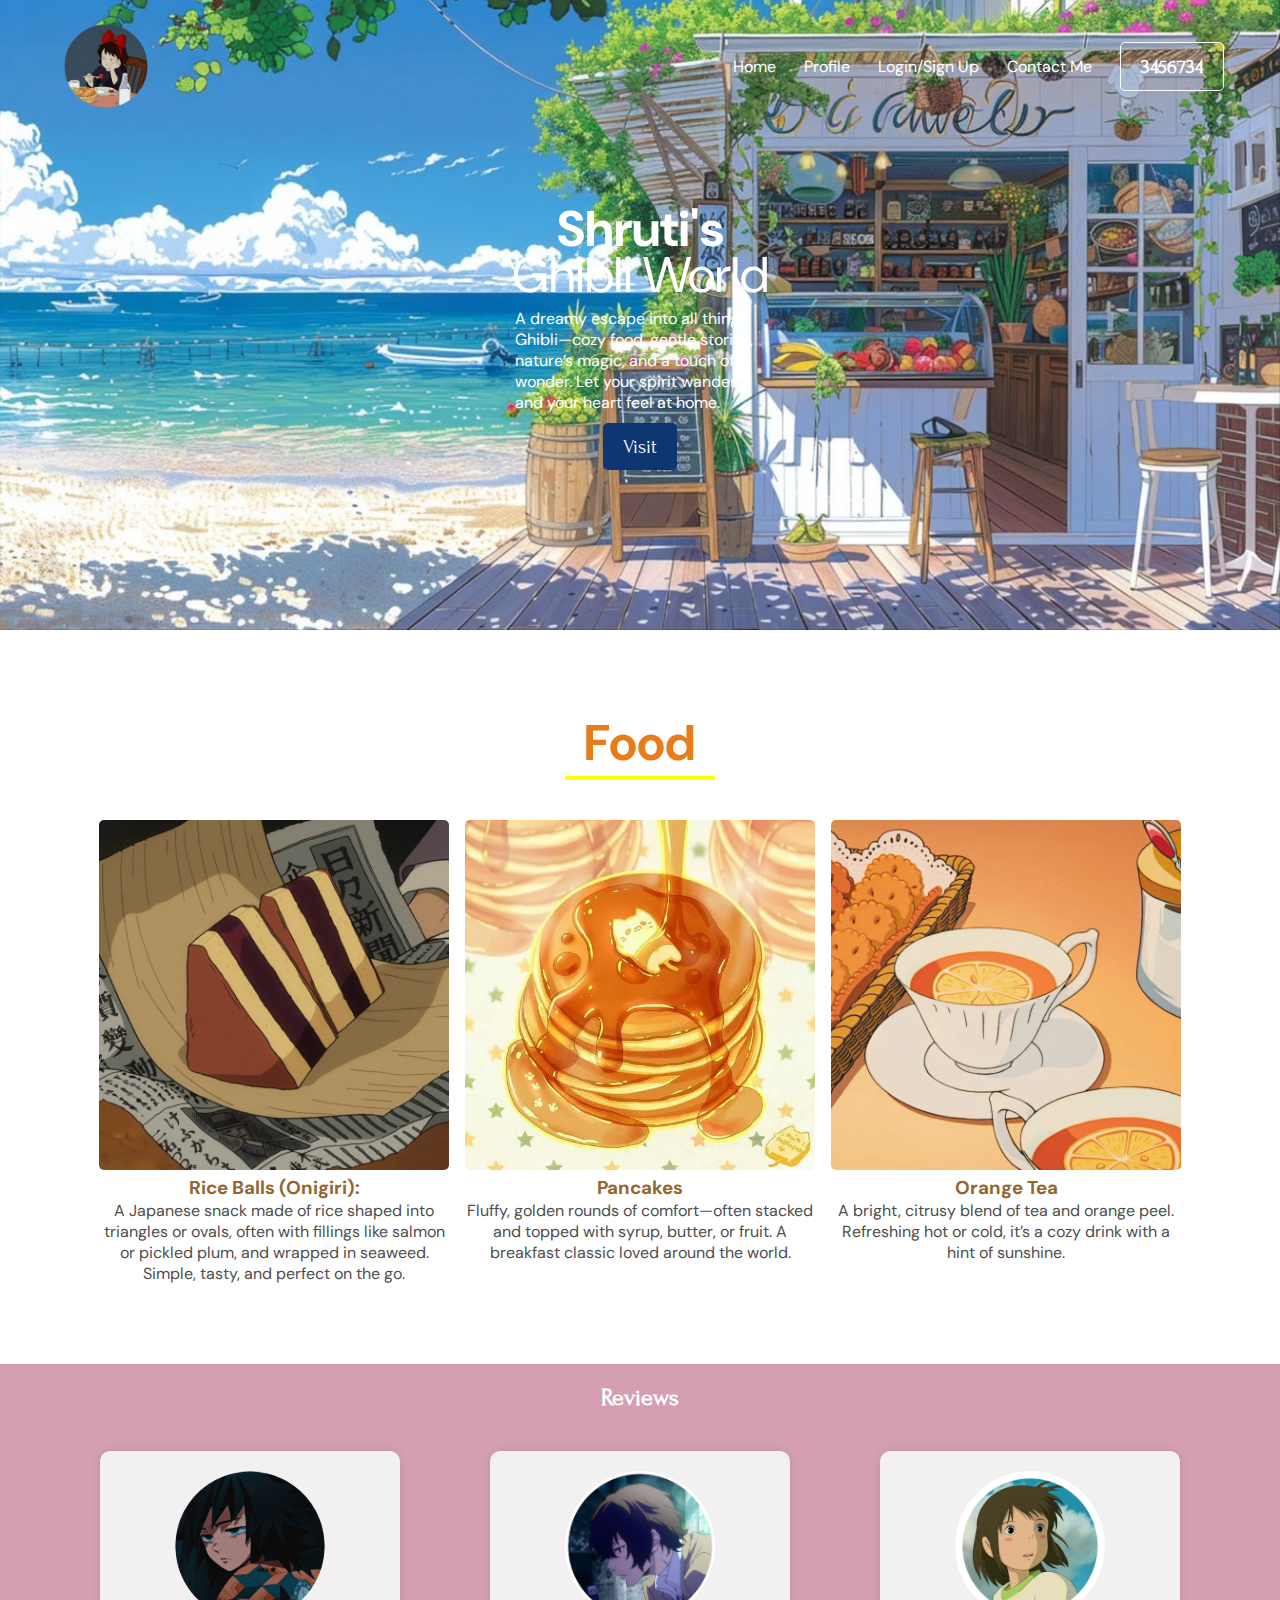
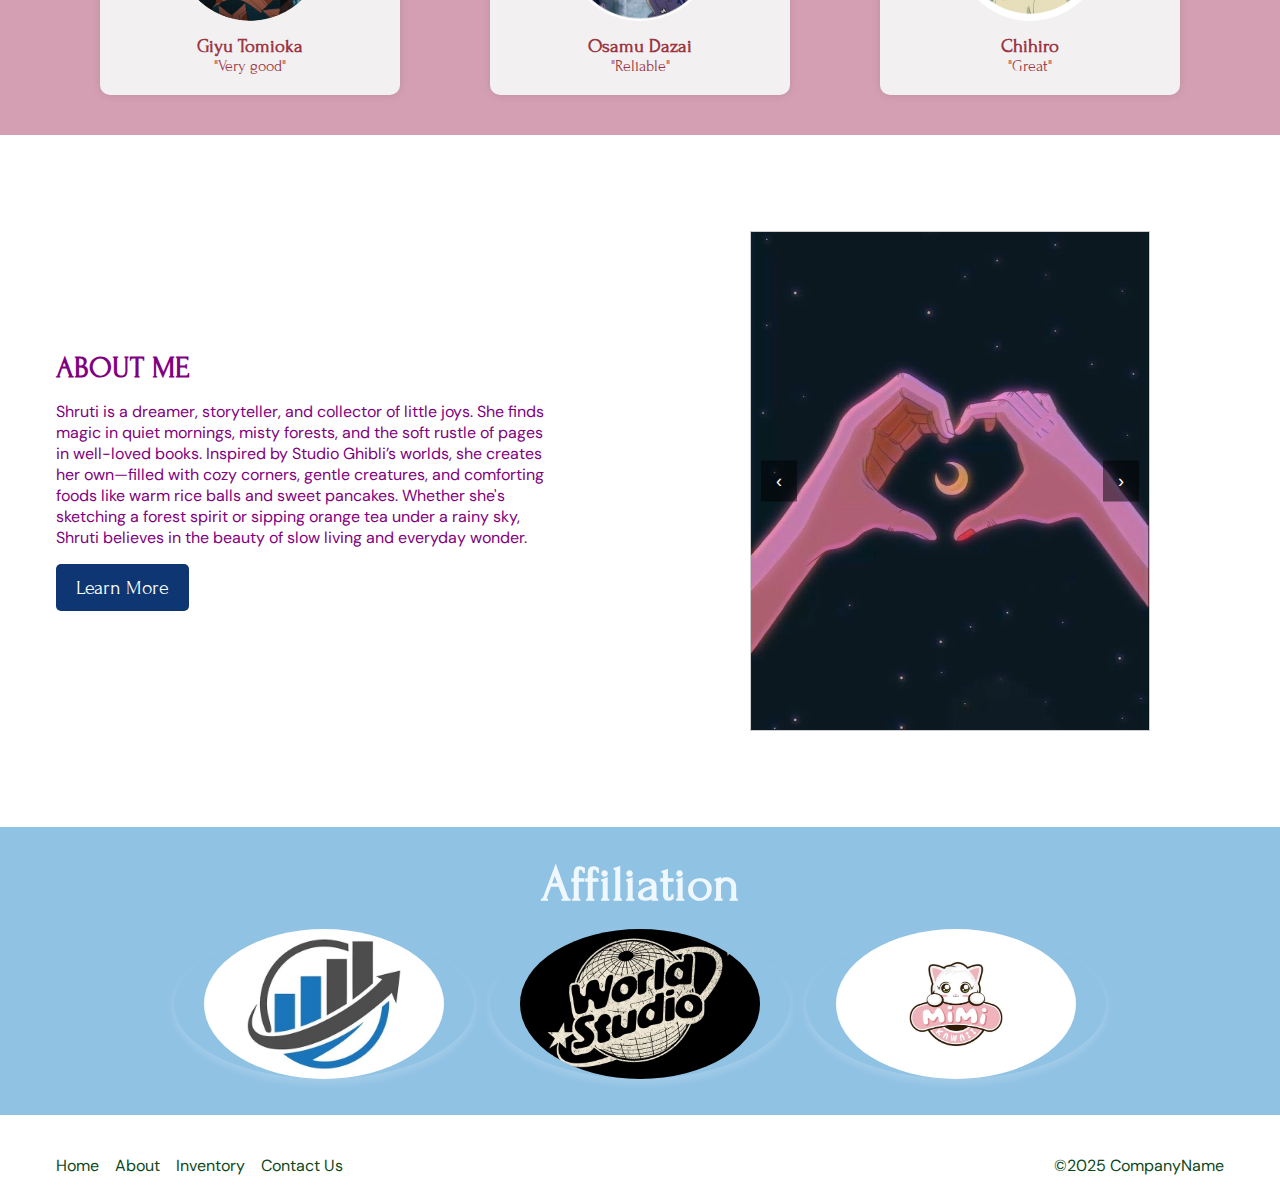
<file: index.html>
<!DOCTYPE html>
<html lang="en">
<head>
    <meta charset="UTF-8">
    <meta name="viewport" content="width=device-width, initial-scale=1.0">
    <title>Homepage</title>
    <link rel="stylesheet" href="homepage_style.css">
</head>
<body>
    <div id="main">
        <div class="container">
            <nav>
                <img src="kiki-removebg-preview.png" alt="" class="logo">
                <ul class="nav-list">
                    <li><a href ="#">Home</a></li>
                    <li><a href ="#">Profile</a></li>
                    <li><a href ="#">Login/Sign Up</a></li>
                    <li><a href ="#">Contact Me</a></li>
                    <li> <button class="btn btn-secondary">3456734</button></li>
                </ul>
                <!--<img src="menu.svg" alt="" class="menu-bar"> -->
            </nav>

        <div class="main-content">
            <h1 class="intro-heading">Shruti's</h1>
            <div class="main-heading">Ghibli World</div>
            <p>
                A dreamy escape into all things Ghibli—cozy food, gentle stories, nature’s magic, and a touch of wonder. Let your spirit wander and your heart feel at home.
            </p>
            <button class="btn btn-primary">Visit</button>
        </div>
        </div>
    </div>
    </section>
    <section id="services">
        <div class="section-title">
            <h1>Food</h1>
            <div class="line"></div>            
        </div>
        <div class="services">
            <div class="service">
                <img src="pic4.jpg" alt="">
                <h3>Rice Balls (Onigiri):</h3>
                <p>A Japanese snack made of rice shaped into triangles or ovals, often with fillings like salmon or pickled plum, and wrapped in seaweed. Simple, tasty, and perfect on the go.</p>
            </div>
            <div class="service">
                <img src="pic2.jpg" alt="">
                <h3>Pancakes</h3>
                <p>Fluffy, golden rounds of comfort—often stacked and topped with syrup, butter, or fruit. A breakfast classic loved around the world.</p>
            </div>
            <div class="service">
                <img src="pic3.jpg" alt="">
                <h3>Orange Tea</h3>
                <p>A bright, citrusy blend of tea and orange peel. Refreshing hot or cold, it’s a cozy drink with a hint of sunshine.

                </p>
            </div>
        </div>
    </section>

    <section id="review">
        <div class="container">
            <h2>Reviews</h2>
            <div class="review-grid">
                <div class="review">
                    <img src="giyu.jpg" alt="giyu">
                    <h3>Giyu Tomioka</h3>
                    <p>"Very good"</p>
                </div>
                <div class="review">
                    <img src="dazai.jpg" alt="Dazai">
                    <h3>Osamu Dazai</h3>
                    <p>"Reliable"</p>
                </div>
                <div class="review">
                    <img src="chi.jpg" alt="chihiro">
                    <h3>Chihiro</h3>
                    <p>"Great"</p>
                </div>
            </div>
            
        </div>
    </section>

    <section id="aboutus">
    <div class="container">
        <div class="aboutus">
            <h4>ABOUT ME</h4>
            <p>
                Shruti is a dreamer, storyteller, and collector of little joys. She finds magic in quiet mornings, misty forests, and the soft rustle of pages in well-loved books. Inspired by Studio Ghibli’s worlds, she creates her own—filled with cozy corners, gentle creatures, and comforting foods like warm rice balls and sweet pancakes. Whether she's sketching a forest spirit or sipping orange tea under a rainy sky, Shruti believes in the beauty of slow living and everyday wonder.
            </p>
            <button class="btn btn-primary">Learn More</button>
        </div>
        <div class="slider">
            <div class="slides">
              <img src="love.jpg" alt="Image 1">
              <img src="love1.jpg" alt="Image 2">
              <img src="love3.jpg" alt="Image 3">
            </div>
            <button class="prev">‹</button>
            <button class="next">›</button>
          </div>
          
    </div>
    </section>
    <section id="comp">
        <h3>Affiliation</h3>
        <div class="container">
            
            <img src="logo1.jpg">
            <img src="logo2.jpg">
            <img src="logo3.jpg">
        </div>
    </section>
    <footer>
        <div class="container">
            <ul class="footer-links">
                <li><a href="#">Home</a></li>
                <li><a href="#">About</a></li>
                <li><a href="#">Inventory</a></li>
                <li><a href="#">Contact Us</a></li>
            </ul>
            <p>&copy;2025 CompanyName </p>
        </div>
    </footer>






  <!----  <script>
        const navBtn= document.querySelector('.menu-btn')
        const
    </script>
    !-->

    <script>
        document.addEventListener('DOMContentLoaded', function() {
            const slides = document.querySelector('.slides');
            const images = document.querySelectorAll('.slides img');
            const prevBtn = document.querySelector('.prev');
            const nextBtn = document.querySelector('.next');
            let currentIndex = 0;
            const totalImages = images.length;

            // Set initial position
            updateSlider();

            // Next button click handler
            nextBtn.addEventListener('click', function() {
                currentIndex = (currentIndex + 1) % totalImages;
                updateSlider();
            });

            // Previous button click handler
            prevBtn.addEventListener('click', function() {
                currentIndex = (currentIndex - 1 + totalImages) % totalImages;
                updateSlider();
            });

            function updateSlider() {
                slides.style.transform = `translateX(-${currentIndex * 100}%)`;
            }

            // Optional: Auto-slide every 3 seconds
            setInterval(function() {
                currentIndex = (currentIndex + 1) % totalImages;
                updateSlider();
            }, 3000);
        });
      </script>
      
</body>
</html>
</file>
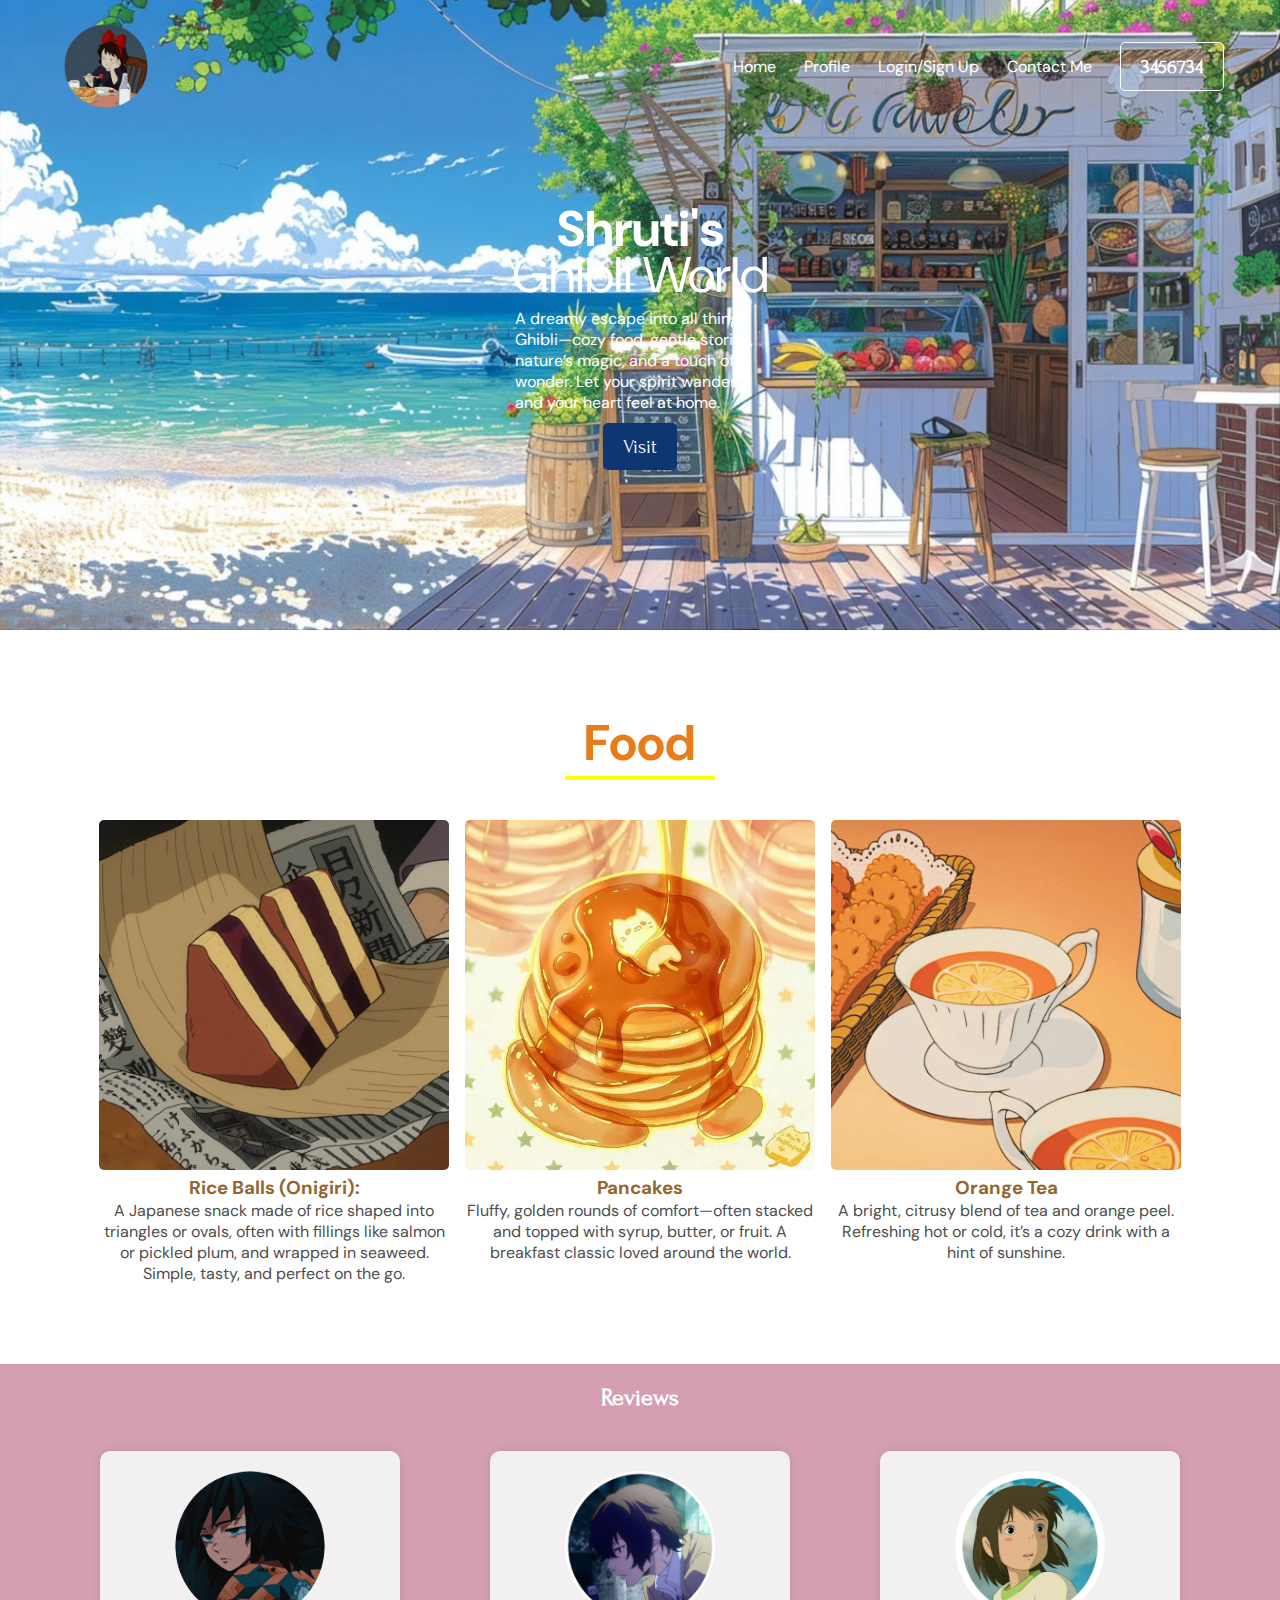
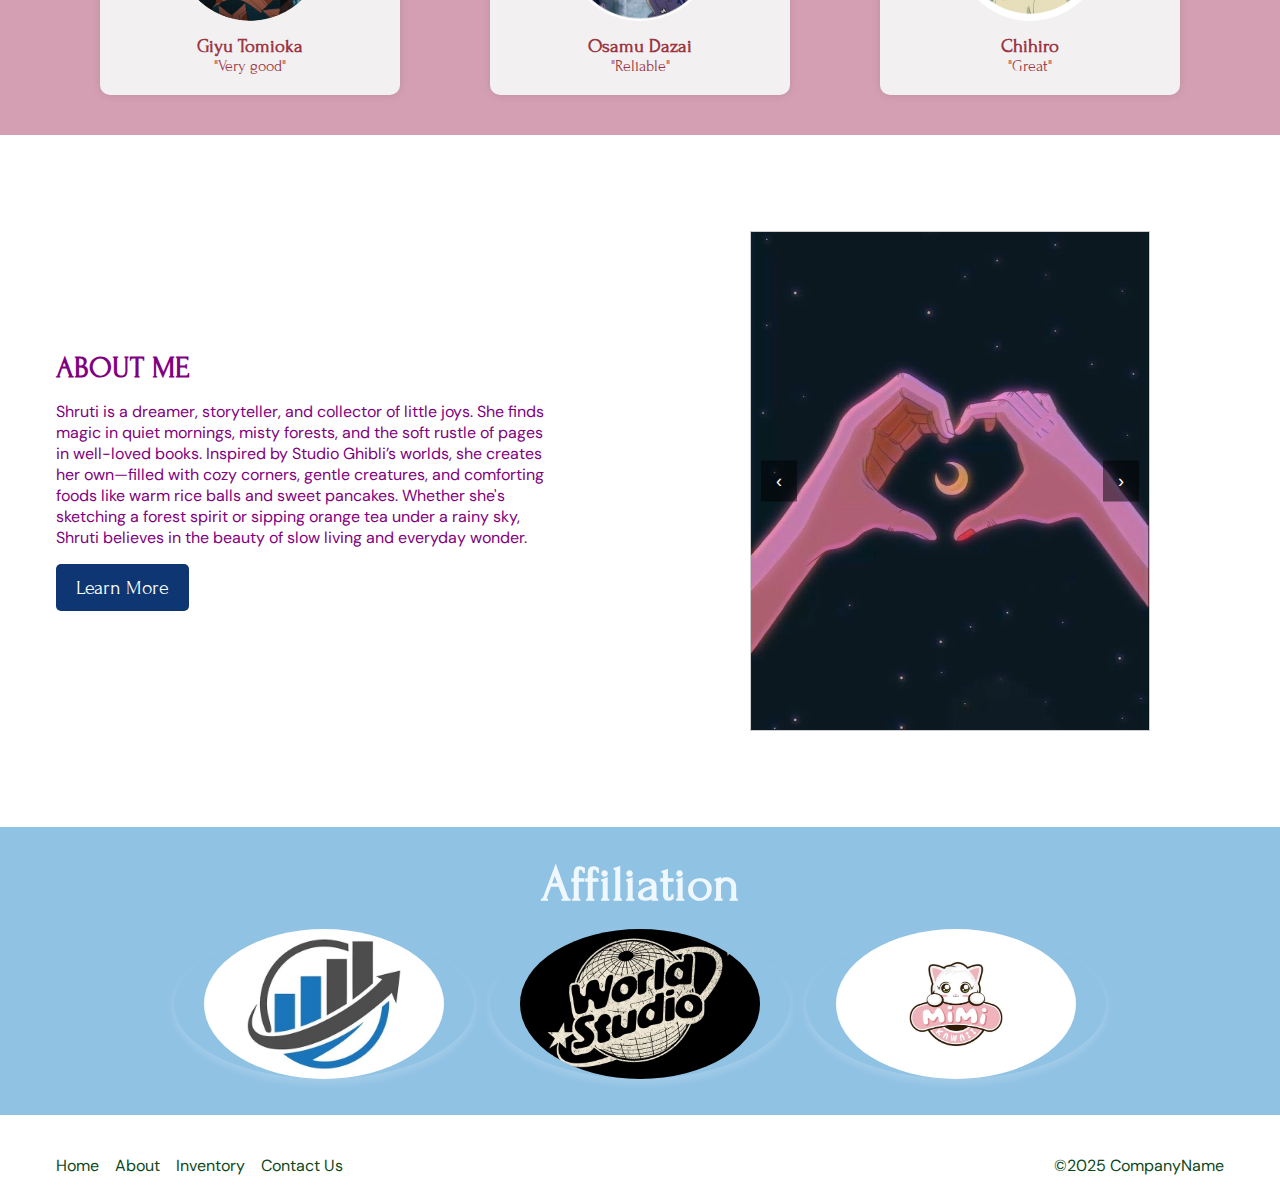
<file: homepage.html>
<!DOCTYPE html>
<html lang="en">
<head>
    <meta charset="UTF-8">
    <meta name="viewport" content="width=device-width, initial-scale=1.0">
    <title>Homepage</title>
    <link rel="stylesheet" href="homepage_style.css">
</head>
<body>
    <div id="main">
        <div class="container">
            <nav>
                <img src="kiki-removebg-preview.png" alt="" class="logo">
                <ul class="nav-list">
                    <li><a href ="#">Home</a></li>
                    <li><a href ="#">Profile</a></li>
                    <li><a href ="#">Login/Sign Up</a></li>
                    <li><a href ="#">Contact Me</a></li>
                    <li> <button class="btn btn-secondary">3456734</button></li>
                </ul>
                <!--<img src="menu.svg" alt="" class="menu-bar"> -->
            </nav>

        <div class="main-content">
            <h1 class="intro-heading">Shruti's</h1>
            <div class="main-heading">Ghibli World</div>
            <p>
                A dreamy escape into all things Ghibli—cozy food, gentle stories, nature’s magic, and a touch of wonder. Let your spirit wander and your heart feel at home.
            </p>
            <button class="btn btn-primary">Visit</button>
        </div>
        </div>
    </div>
    </section>
    <section id="services">
        <div class="section-title">
            <h1>Food</h1>
            <div class="line"></div>            
        </div>
        <div class="services">
            <div class="service">
                <img src="pic4.jpg" alt="">
                <h3>Rice Balls (Onigiri):</h3>
                <p>A Japanese snack made of rice shaped into triangles or ovals, often with fillings like salmon or pickled plum, and wrapped in seaweed. Simple, tasty, and perfect on the go.</p>
            </div>
            <div class="service">
                <img src="pic2.jpg" alt="">
                <h3>Pancakes</h3>
                <p>Fluffy, golden rounds of comfort—often stacked and topped with syrup, butter, or fruit. A breakfast classic loved around the world.</p>
            </div>
            <div class="service">
                <img src="pic3.jpg" alt="">
                <h3>Orange Tea</h3>
                <p>A bright, citrusy blend of tea and orange peel. Refreshing hot or cold, it’s a cozy drink with a hint of sunshine.

                </p>
            </div>
        </div>
    </section>

    <section id="review">
        <div class="container">
            <h2>Reviews</h2>
            <div class="review-grid">
                <div class="review">
                    <img src="giyu.jpg" alt="giyu">
                    <h3>Giyu Tomioka</h3>
                    <p>"Very good"</p>
                </div>
                <div class="review">
                    <img src="dazai.jpg" alt="Dazai">
                    <h3>Osamu Dazai</h3>
                    <p>"Reliable"</p>
                </div>
                <div class="review">
                    <img src="chi.jpg" alt="chihiro">
                    <h3>Chihiro</h3>
                    <p>"Great"</p>
                </div>
            </div>
            
        </div>
    </section>

    <section id="aboutus">
    <div class="container">
        <div class="aboutus">
            <h4>ABOUT ME</h4>
            <p>
                Shruti is a dreamer, storyteller, and collector of little joys. She finds magic in quiet mornings, misty forests, and the soft rustle of pages in well-loved books. Inspired by Studio Ghibli’s worlds, she creates her own—filled with cozy corners, gentle creatures, and comforting foods like warm rice balls and sweet pancakes. Whether she's sketching a forest spirit or sipping orange tea under a rainy sky, Shruti believes in the beauty of slow living and everyday wonder.
            </p>
            <button class="btn btn-primary">Learn More</button>
        </div>
        <div class="slider">
            <div class="slides">
              <img src="love.jpg" alt="Image 1">
              <img src="love1.jpg" alt="Image 2">
              <img src="love3.jpg" alt="Image 3">
            </div>
            <button class="prev">‹</button>
            <button class="next">›</button>
          </div>
          
    </div>
    </section>
    <section id="comp">
        <h3>Affiliation</h3>
        <div class="container">
            
            <img src="logo1.jpg">
            <img src="logo2.jpg">
            <img src="logo3.jpg">
        </div>
    </section>
    <footer>
        <div class="container">
            <ul class="footer-links">
                <li><a href="#">Home</a></li>
                <li><a href="#">About</a></li>
                <li><a href="#">Inventory</a></li>
                <li><a href="#">Contact Us</a></li>
            </ul>
            <p>&copy;2025 CompanyName </p>
        </div>
    </footer>






  <!----  <script>
        const navBtn= document.querySelector('.menu-btn')
        const
    </script>
    !-->

    <script>
        document.addEventListener('DOMContentLoaded', function() {
            const slides = document.querySelector('.slides');
            const images = document.querySelectorAll('.slides img');
            const prevBtn = document.querySelector('.prev');
            const nextBtn = document.querySelector('.next');
            let currentIndex = 0;
            const totalImages = images.length;

            // Set initial position
            updateSlider();

            // Next button click handler
            nextBtn.addEventListener('click', function() {
                currentIndex = (currentIndex + 1) % totalImages;
                updateSlider();
            });

            // Previous button click handler
            prevBtn.addEventListener('click', function() {
                currentIndex = (currentIndex - 1 + totalImages) % totalImages;
                updateSlider();
            });

            function updateSlider() {
                slides.style.transform = `translateX(-${currentIndex * 100}%)`;
            }

            // Optional: Auto-slide every 3 seconds
            setInterval(function() {
                currentIndex = (currentIndex + 1) % totalImages;
                updateSlider();
            }, 3000);
        });
      </script>
      
</body>
</html>
</file>
<file: homepage_style.css>
@import url('https://fonts.googleapis.com/css2?family=DM+Sans:ital,opsz,wght@0,9..40,100..1000;1,9..40,100..1000&display=swap');
@import url('https://fonts.googleapis.com/css2?family=DM+Sans:ital,opsz,wght@0,9..40,100..1000;1,9..40,100..1000&family=Forum&display=swap');



* {
   
    margin: 0;
    padding: 0;
    box-sizing: border-box;

}

:root {
    --primary: green;
    --secondary:yellow;
    --white:white;

}


body {
    font-family: "DM sans", sans-serif;
    color:var(--primary);
}


#main {
    background-image: url("img1.jpg");
    min-height: 70vh;
    background-position: bottom center;
    background-size: cover;

}

.container{
    max-width: 1200px; 
    padding: 16px;
    margin:auto;
    
    
}


.container img {
    width: 100px;
    height: auto;

}

a {
    color: white;
    font-style: bold;
    text-decoration: none;
}

section{
    margin:80px auto;

}
nav{
    display: flex;
    justify-content: space-between;
    align-items: center;
}

.nav-list {
    display: flex;
    list-style:none;
    gap:28px;
    align-items: center;
}

.btn{
    padding: 12px 20px;
    background: transparent;
    outline: None;
    cursor: pointer;
    border-radius:5px;
    font-family: "Forum", sans-serif;
    font-size: 20px;
    color: white;
 
}

.btn-secondary {
    border: 1px solid var(--white);
    color: var(--white);
    font-weight: bold;

}

.btn-primary {
    border:none;
    background: rgb(13, 54, 114);

}
.btn:hover {
    background-color: #5e81ac;
  transform: scale(1.05);
}
.main-content {
    display:flex;
    flex-direction: column;
    align-items: center;
    justify-content: center;
    margin-top: 80px; 
    color: var(--white);
    padding-bottom: 20px;

}

.main-content .intro-heading {
    font-size: 50px; 

}

.main-content .main-heading {
    font-size: 50px; 
    margin-top:  -20px;
    
}
.main-content p {
    max-width: 250px; 
    margin-bottom:10px;
}

/*.menu-btn {
    position: absolute;
    top:20px;
    right:20px;
    display: none;
    width: 30px;
}*/
.section-title h1 {
    font-size: 50px;
    text-align: center;
    color: rgb(230, 125, 26);
}

.section-title .line {
    width:150px;
    height:4px;
    border:10px;
    background: var(--secondary);
    margin:auto;
}


.services {
    margin-top: 40px;
    display:flex;
    justify-content: center;
    gap:16px;
    flex-wrap: wrap;
    
}

.service {
    width: 350px;

}

.service h3 {
    width: 350px;
    color: rgb(146, 102, 49);
    text-align: center;

}

.service p {
    width: 350px;
    color: rgb(78, 77, 77);
    text-align: center;
    justify-content: center;

}
.service img {
    max-width: 100%;
    border-radius: 5px;
    transition: transform 0.3s ease;
}
.service img:hover {
    transform: scale(1.05);
    
}

#review {
    background: rgb(212, 159, 179);
    padding: 60px, 0;
    padding-top: 20px;

}

#review .container {
    display: flex;
    flex-direction: column;
    align-items: center;
    max-width: 1100px;
    margin: auto;
    padding: 0 10px 40px ;
}

#review .container h2{
    font-family: "Forum" , sans-serif;
    color: white;
}
.review-grid {
    margin-top: 40px;
    display: flex;
    flex-direction: row;
    justify-content: space-between;
    gap: 40px;
    width: 100%;
    flex-wrap: wrap;
}

.review {
    flex: 1 1 calc(33.333% - 40px);
    max-width: 300px;
    background: rgb(243, 240, 242);
    border-radius: 10px;
    padding: 20px;
    text-align: center;
    box-shadow: 0 0 10px rgba(0,0,0,0.1);
    font-family: "Forum", sans-serif;
}

.review h3 {
    color: rgb(155, 55, 68);
}

.review p{
    color: rgb(155, 55, 68);
}
.review img {
    width: 150px;
    height: 150px;
    object-fit: cover;
    border-radius: 50%;
    margin-bottom: 10px;
}



#aboutus .container {
    display: flex;
    align-items: center;
    justify-content: space-between;
    gap:120px;
    color: purple;
}

#aboutus .container .aboutus {
    max-width: 500px;
    display: flex;
    flex-direction: column;
    gap: 16px;
    align-items: start;
}

#aboutus .container .aboutus h4 {
    font-family: "Forum" , sans-serif;
    font-size: 30px;

}
#aboutus .container  > img {
    width: 100%;
    height: 100vh;
    object-fit: cover;
}


#comp {
    height: auto;
    background: rgb(144, 194, 228);
    align-items: center;
    text-align: center;
    padding-top: 30px;
    font-family: "Forum", sans-serif;
    font-size: 40px;
    color: aliceblue;
    padding-bottom: 20px;
}

#comp h3 {
    font-size: 50px;
    font-weight: bold;
}
#comp .container {
    
    display: flex;
    flex-direction: row;
    justify-content: center;
    align-items: center;
    gap:16px;
    height: auto;
}
#comp .container img {
    height: 150px;
    width: 300px;
    padding: 0 30px ;
    gap: 50px;
    object-fit: cover;
    border-radius: 50%;
    box-shadow: 0 4px 10px rgba(255,255,255,0.2);
}
footer {
    margin-top: -60px;
    color: rgb(12, 71, 27);
}
footer .container {
    display: flex;
    padding:  20px 16px;
    justify-content: space-between;
    align-items: center;
    color: rgb(12, 71, 27);
}

.footer-links {
    display: flex;
    gap:16px;
    list-style: none;

    
}
.container .footer-links a {
    color: rgb(12, 71, 27);
}


.slider {
    position: relative;
    width: 400px;
    height: 500px; /* Increased height for taller images */
    margin: 0 auto;
    overflow: hidden;
    border: 1px solid #ccc;
}

.slides {
    display: flex;
    width: 100%;
    height: 100%;
    transition: transform 0.5s ease-in-out;
}

.slides img {
    min-width: 100%;
    height: 100%;
    object-fit: cover; /* This ensures images cover the space while maintaining aspect ratio */
    flex-shrink: 0;
}

.slider button {
    position: absolute;
    top: 50%;
    transform: translateY(-50%);
    background: rgba(0, 0, 0, 0.5);
    color: white;
    border: none;
    padding: 10px 15px;
    cursor: pointer;
    z-index: 10;
    font-size: 18px;
}

.slider button:hover {
    background: rgba(0, 0, 0, 0.8);
}

.prev {
    left: 10px;
}

.next {
    right: 10px;
}

@media screen and (max-width:520px) {
    .menu-btn{
        display: block;
    }
    .nav-list{
        flex-direction: column;
        background: gray;
        position:absolute;
        top: 0;
        right:-200px;
        width: 80%;
        height:100vh;
        padding-top:80px;
        transition: all 0.3s ease;

    }
    .nav-list.actove {
        right:0;

    }
    .nav-list li:not(:last-child) {
        text-align: left;
        width:100%;
        padding:10px 30px;
        border-bottom:1px solid var(--white);
    }
    #aboutus .container {
        flex-direction: column;
        gap: 30px;
    }
}
</file>
